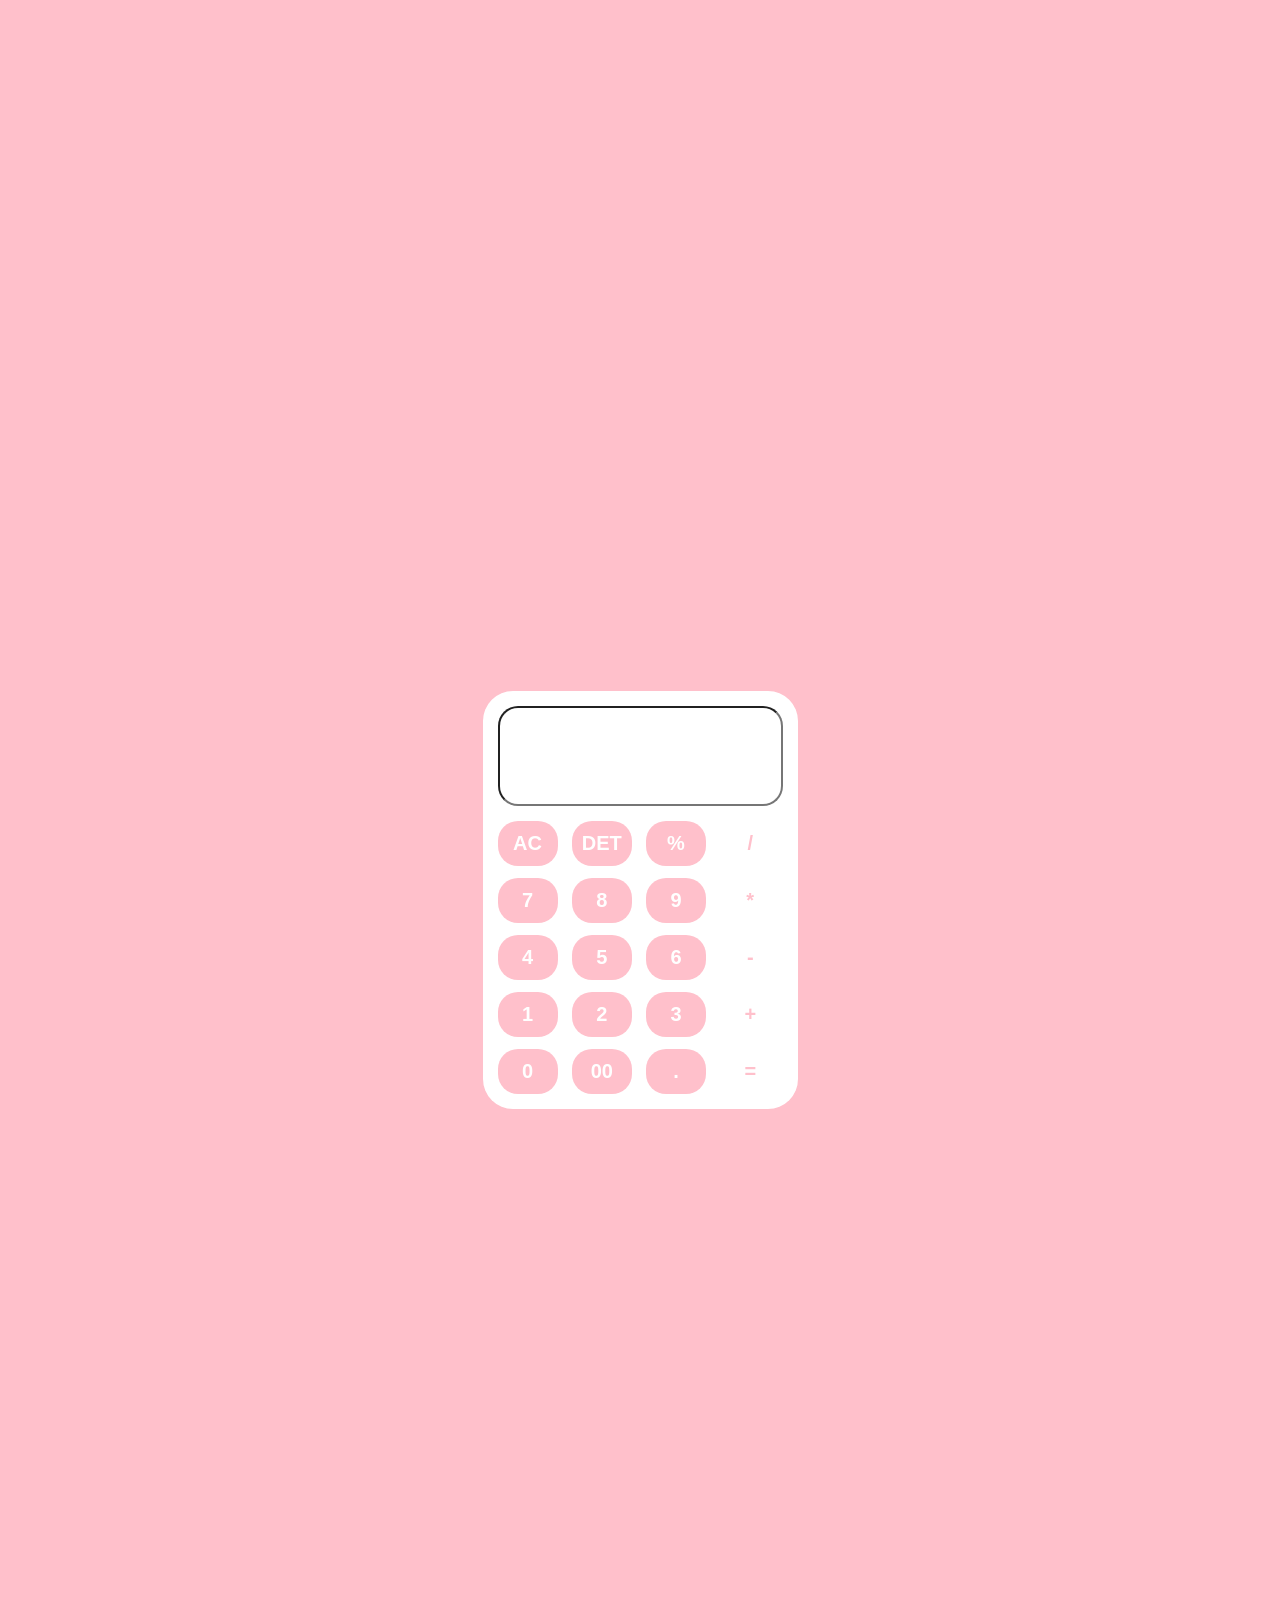
<file: index.html>
<!DOCTYPE html>
<html lang="en">
<head>
    <meta charset="UTF-8">
    <meta name="viewport" content="width=device-width, initial-scale=1.0">
    <title>Document</title>
    <link rel="stylesheet" href="index.css">
</head>
<body>
    <div id="calculator">
        <input id="display" readonly>
        <div id="keys">
            <button onclick="cleardisplay()">AC</button>
            <button onclick="deletedisplay()">DET</button>
            <button onclick="append('%')">%</button>
            <button onclick="append('/')" class="opreator">/</button>

            
            <button onclick="append('7')">7</button>
            <button onclick="append('8')">8</button>
            <button onclick="append('9')">9</button>
            <button onclick="append('*')" class="opreator">*</button>
 
            
            <button onclick="append('4')">4</button>
            <button onclick="append('5')">5</button>
            <button onclick="append('6')">6</button>
            <button onclick="append('-')" class="opreator">-</button>

            
            <button onclick="append('1')">1</button>
            <button onclick="append('2')">2</button>
            <button onclick="append('3')">3</button>
            <button onclick="append('+')" class="opreator">+</button>

            
            <button onclick="append('0')">0</button>
            <button onclick="append('00')">00</button>
            <button onclick="append('.')">.</button>
            <button onclick="calculate('=')" class="opreator">=</button>
        </div>
    </div>
    <script src="index.js"></script>
</body>
</html>
</file>
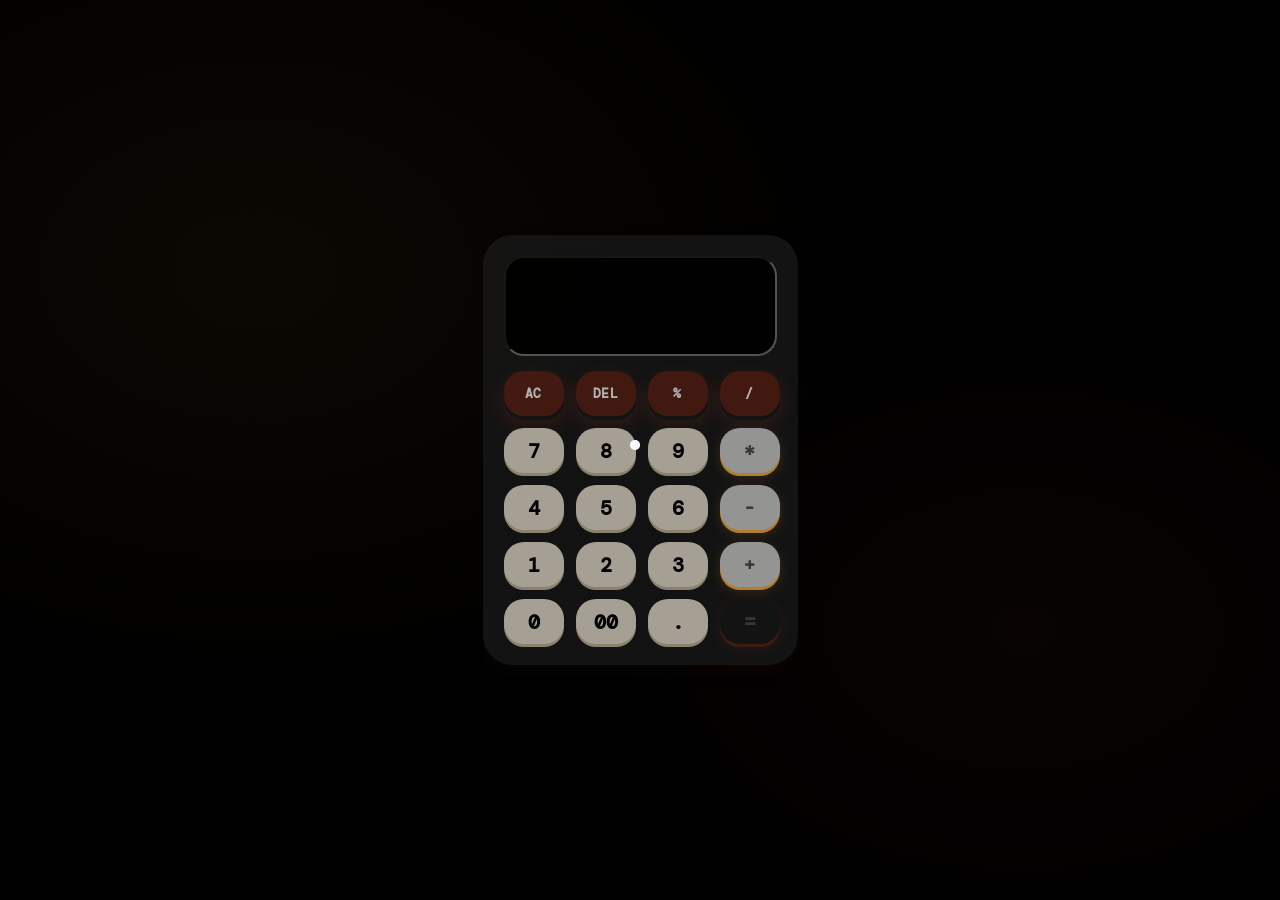
<file: cal.html>
<!DOCTYPE html>
<html lang="en">
<head>
    <meta charset="UTF-8">
    <meta name="viewport" content="width=device-width, initial-scale=1.0">
    <title>calculator</title>
    <link href="https://fonts.googleapis.com/css2?family=Cormorant+Garamond:ital,wght@0,300;0,400;0,600;1,300&family=DM+Mono:wght@300;400&display=swap" rel="stylesheet">
    <style>
    :root{
        --cream: #1c1c1c;
        --warm-white: #505050;
        --amber: #d4d4d2;
        --amber-light: #ff9500;
        --amber-dim: #ffb340;
        --rust: #fffff;
        --ink: #000000;
        --ink-light: rgba(0, 0, 0, 0.2);
        --shadow-warm: rgba(30, 18, 8, 0.4)
    }
    *{
    margin: 0;
    padding: 0;
    box-sizing: border-box;
    font:  sans-serif;
}
 html, body {
    height: 100%;
    background: var(--ink);
    display: flex;
    align-items: center;
    justify-content: center;
    font-family: 'DM Mono', monospace;
    cursor: none;
    overflow: hidden;
  }
#calculator{
    width: 315px;
    border-radius: 30px;
    padding: 15px;
    background-color: var(--cream);
    box-shadow: 0 8px 16px var(--shadow-warm);
    backdrop-filter: blur(20px);
    animation:  borderMove 2s linear infinite;
    border: 6px solid transparent;

}

/* =========================
   COLOR MOVING AROUND EDGES
========================= */

@keyframes borderMove {

  0% {
    border-top-color: red;
    border-right-color: transparent;
    border-bottom-color: transparent;
    border-left-color: transparent;
  }

  25% {
    border-top-color: transparent;
    border-right-color: blue;
    border-bottom-color: transparent;
    border-left-color: transparent;
  }

  50% {
    border-top-color: transparent;
    border-right-color: transparent;
    border-bottom-color: green;
    border-left-color: transparent;
  }

  75% {
    border-top-color: transparent;
    border-right-color: transparent;
    border-bottom-color: transparent;
    border-left-color: yellow;
  }

  100% {
    border-top-color: red;
    border-right-color: transparent;
    border-bottom-color: transparent;
    border-left-color: transparent;
  }
}


/* =========================
   USE IT
========================= */

.box {
  width: 200px;
  height: 200px;

  border: 6px solid transparent;

  animation: borderMove 2s linear infinite;
}

 /* Custom cursor */
  .cursor {
    position: fixed;
    width: 10px; height: 10px;
    background: var(--amber);
    border-radius: 50%;
    pointer-events: none;
    z-index: 9999;
    transform: translate(-50%, -50%);
    transition: transform 0.1s ease, background 0.2s;
    mix-blend-mode: screen;
  }
    /* Background texture */
  body::before {
    content: '';
    position: fixed; inset: 0;
    background:
      radial-gradient(ellipse 80% 80% at 20% 30%, rgba(200, 137, 58, 0.06) 0%, transparent 60%),
      radial-gradient(ellipse 60% 60% at 80% 70%, rgba(139, 58, 42, 0.06) 0%, transparent 60%);
    pointer-events: none;
  }
  .wrapper {
    display: flex;
    flex-direction: column;
    align-items: center;
    gap: 20px;
    animation: rise 0.8s cubic-bezier(0.16, 1, 0.3, 1) both;
  }
    @keyframes rise {
    from { opacity: 0; transform: translateY(30px); }
    to   { opacity: 1; transform: translateY(0); }
  }
   /* Custom cursor */
  .cursor {
    position: fixed;
    width: 10px; height: 10px;
    background: var(--amber);
    border-radius: 50%;
    pointer-events: none;
    z-index: 9999;
    transform: translate(-50%, -50%);
    transition: transform 0.1s ease, background 0.2s;
    mix-blend-mode: screen;
  }

  #calculator {
    font-family: 'Cormorant Garamond', serif;
    font-size: 11px;
    font-weight: 300;
    letter-spacing: 0.35em;
    text-transform: uppercase;
    color: var(--amber);
    opacity: 0.7;
  }
  
#display{
    height: 100px;
    width: 100%;
    padding: 10px;
    margin-bottom: 15px;
    font-size: 2em;
    text-align: right;
    color: #ffff;
    background-color: #fff;
    box-shadow: inset -5px -5px 12px #ffffff 5px 5px 12px rgba(0,0,0,0.6);
    border-radius: 20px;
    background-color: var(--ink);
}
#keys{
    gap: 12px;
    display: grid;
    grid-template-columns: repeat(4,1fr);
}
button{
    height: 62px;
    width: 100%;
    border: none;
    border-radius: 12px;
    font-family: 'DM Mono', monospace;
    font-size: 15px;
    font-weight: 400;
    cursor: none;
    outline: none;
    position: relative;
    overflow: hidden;
    transition:
    transform 0.1s ease,
    box-shadow 0.15s ease,
    background 0.15s ease;
    user-select: none;
    -webkit-tap-highlight-color: transparent;
  }
.opreator{
    background-color: #fff;
  box-shadow: inset 5px 5px 12px #ffffff 5px 5px 12px rgba(0,0,0,0.6);
  color: pink; 
}
.opreator:hover{
    background-color: pink;
    color: #fff;
}
button{
    height: 45px;
    width: 60px;
    background-color: var(--amber-light);
    color: #fff;
    font-size: 20px;
    border-radius: 20px;
    font-weight: bold;
    border: none;
}
/* Function buttons (AC, +/-, %) */
  .btn-fn {
    background: #5E2519;
    color: #ffff;
    box-shadow: 0 4px 0 var(--cream), 0 8px 18px rgba(139,58,42,0.4);
    font-size: 13px;
    letter-spacing: 0.02em;
  }
  .btn-fn:hover {
    background: var(--amber-light);
    box-shadow: 0 4px 0 #B5A898, 0 6px 12px rgba(0,0,0,0.1);
    transform: translateY(-1px);
  }
  .btn-fn:active {
    transform: translateY(2px) scale(0.96);
    box-shadow: 0 1px 0 #B5A898;
  }
   /* Digit buttons */
  .btn-dight {
    background: #EDE4D5;
    color: var(--ink);
    box-shadow: 0 3px 0 #C8BA9E, 0 4px 8px rgba(0,0,0,0.1);
  }
  .btn-dight:hover {
    background: #F0E8DA;
    box-shadow: 0 4px 0 #C8BA9E, 0 6px 12px rgba(0,0,0,0.12);
    transform: translateY(-1px);
  }
  .btn-dight:active {
    transform: translateY(2px) scale(0.96);
    box-shadow: 0 1px 0 #C8BA9E;
  }
  /* Operator buttons */
  .opreator {
    background: var(--amber);
    color: var(--warm-white);
    box-shadow: 0 3px 0 var(--amber-dim), 0 4px 12px rgba(200,137,58,0.3);
    font-size: 18px;
  }
  .opreator:hover {
    background: var(--warm-white);
    box-shadow: 0 4px 0 var(--amber-dim), 0 8px 18px rgba(200,137,58,0.4);
    transform: translateY(-1px);
    color: var(--amber-dim);
  }
  .opreator:active {
    transform: translateY(2px) scale(0.96);
    box-shadow: 0 1px 0 var(--amber-dim);
  }
  /* Equals */
  .btn-eq {
    background: var(--rust);
    color: var(--warm-white);
    box-shadow: 0 3px 0 #5E2519, 0 4px 12px rgba(139,58,42,0.3);
    font-size: 20px;
  }
  .btn-eq:hover {
    background: #A04535;
    box-shadow: 0 4px 0 #5E2519, 0 8px 18px rgba(139,58,42,0.4);
    transform: translateY(-1px);
  }
  .btn-eq:active {
    transform: translateY(2px) scale(0.96);
    box-shadow: 0 1px 0 #5E2519;
  }

    </style>
</head>
<body>
    
    <div class="cursor" id="cursor"></div>
    <div class="cursor" id="cursor"></div>
   <div id="calculator">
    <input id="display" readonly>
    <div id="keys">
        <button onclick="cleardisplay()" class="btn-fn">AC</button>
        <button onclick="deletedisplay()" class="btn-fn">DEL</button>
        <button onclick="append('%')" class="btn-fn">%</button>
        <button onclick="append('/')" class="btn-fn">/</button>


        <button onclick="append('7')" class="btn-dight">7</button>
            <button onclick="append('8')" class="btn-dight">8</button>
            <button onclick="append('9')" class="btn-dight">9</button>
            <button onclick="append('*')" class="opreator">*</button>
 
            
            <button onclick="append('4')" class="btn-dight">4</button>
            <button onclick="append('5')" class="btn-dight">5</button>
            <button onclick="append('6')" class="btn-dight">6</button>
            <button onclick="append('-')" class="opreator">-</button>

            
            <button onclick="append('1')" class="btn-dight">1</button>
            <button onclick="append('2')" class="btn-dight">2</button>
            <button onclick="append('3')" class="btn-dight">3</button>
            <button onclick="append('+')" class="opreator">+</button>

            
            <button onclick="append('0')" class="btn-dight">0</button>
            <button onclick="append('00')" class="btn-dight">00</button>
            <button onclick="append('.')" class="btn-dight">.</button>
            <button onclick="calculate('=')" class="btn-eq">=</button>
        </div>
   </div> 
   <script src="index.js"></script>
</body>
</html>
</file>
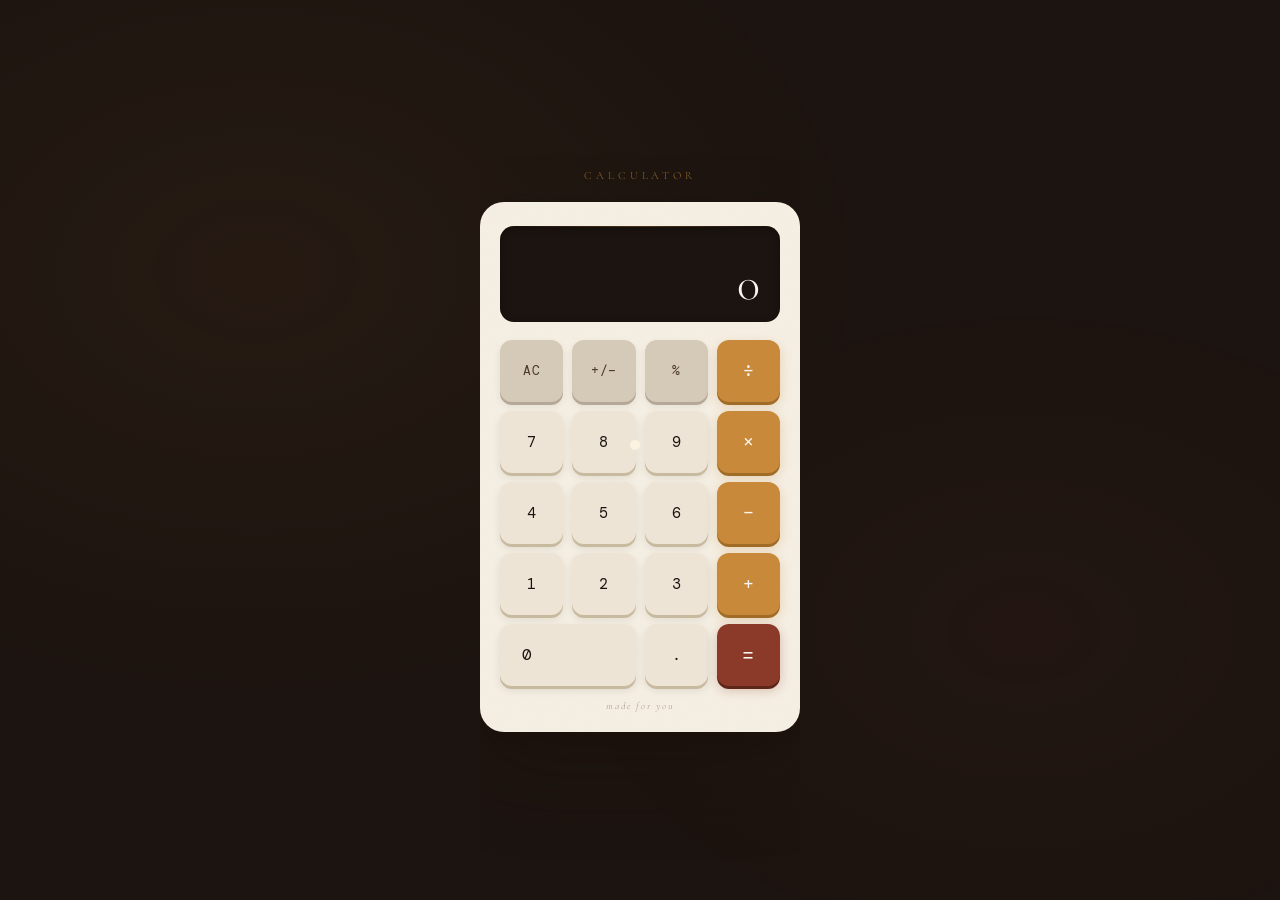
<file: ph.html>
<!DOCTYPE html>
<html lang="en">
<head>
<meta charset="UTF-8">
<meta name="viewport" content="width=device-width, initial-scale=1.0">
<title>Calculator</title>
<link href="https://fonts.googleapis.com/css2?family=Cormorant+Garamond:ital,wght@0,300;0,400;0,600;1,300&family=DM+Mono:wght@300;400&display=swap" rel="stylesheet">
<style>
  *, *::before, *::after { box-sizing: border-box; margin: 0; padding: 0; }

  :root {
    --cream: #F5EFE3;
    --warm-white: #FAF7F2;
    --amber: #C8893A;
    --amber-light: #E5A94E;
    --amber-dim: #a06c28;
    --rust: #8B3A2A;
    --ink: #1C1410;
    --ink-light: #4A3728;
    --shadow-warm: rgba(30, 18, 8, 0.18);
    --shadow-deep: rgba(30, 18, 8, 0.35);
  }

  html, body {
    height: 100%;
    background: var(--ink);
    display: flex;
    align-items: center;
    justify-content: center;
    font-family: 'DM Mono', monospace;
    cursor: none;
    overflow: hidden;
  }

  /* Custom cursor */
  .cursor {
    position: fixed;
    width: 10px; height: 10px;
    background: var(--amber);
    border-radius: 50%;
    pointer-events: none;
    z-index: 9999;
    transform: translate(-50%, -50%);
    transition: transform 0.1s ease, background 0.2s;
    mix-blend-mode: screen;
  }

  /* Background texture */
  body::before {
    content: '';
    position: fixed; inset: 0;
    background:
      radial-gradient(ellipse 80% 80% at 20% 30%, rgba(200, 137, 58, 0.06) 0%, transparent 60%),
      radial-gradient(ellipse 60% 60% at 80% 70%, rgba(139, 58, 42, 0.06) 0%, transparent 60%);
    pointer-events: none;
  }

  .wrapper {
    display: flex;
    flex-direction: column;
    align-items: center;
    gap: 20px;
    animation: rise 0.8s cubic-bezier(0.16, 1, 0.3, 1) both;
  }

  @keyframes rise {
    from { opacity: 0; transform: translateY(30px); }
    to   { opacity: 1; transform: translateY(0); }
  }

  /* Label */
  .label {
    font-family: 'Cormorant Garamond', serif;
    font-size: 11px;
    font-weight: 300;
    letter-spacing: 0.35em;
    text-transform: uppercase;
    color: var(--amber);
    opacity: 0.7;
  }

  /* Body */
  .calc {
    width: 320px;
    background: var(--cream);
    border-radius: 24px;
    padding: 24px 20px 20px;
    box-shadow:
      0 2px 0 rgba(255,255,255,0.04) inset,
      0 40px 80px var(--shadow-deep),
      0 8px 24px var(--shadow-warm);
    position: relative;
    overflow: hidden;
  }

  /* Subtle grain overlay */
  .calc::before {
    content: '';
    position: absolute; inset: 0;
    background-image: url("data:image/svg+xml,%3Csvg viewBox='0 0 200 200' xmlns='http://www.w3.org/2000/svg'%3E%3Cfilter id='n'%3E%3CfeTurbulence type='fractalNoise' baseFrequency='0.9' numOctaves='4' stitchTiles='stitch'/%3E%3C/filter%3E%3Crect width='100%25' height='100%25' filter='url(%23n)' opacity='0.03'/%3E%3C/svg%3E");
    background-size: 180px;
    opacity: 0.4;
    pointer-events: none;
    border-radius: 24px;
  }

  /* Display */
  .display {
    background: var(--ink);
    border-radius: 14px;
    padding: 18px 20px 14px;
    margin-bottom: 18px;
    min-height: 96px;
    display: flex;
    flex-direction: column;
    justify-content: space-between;
    position: relative;
    overflow: hidden;
    box-shadow: inset 0 2px 8px rgba(0,0,0,0.4);
  }

  .display::after {
    content: '';
    position: absolute;
    top: 0; left: 0; right: 0;
    height: 1px;
    background: linear-gradient(90deg, transparent, rgba(200,137,58,0.3), transparent);
  }

  .expression {
    font-family: 'DM Mono', monospace;
    font-size: 12px;
    font-weight: 300;
    color: rgba(200, 137, 58, 0.5);
    text-align: right;
    min-height: 16px;
    letter-spacing: 0.05em;
    transition: opacity 0.2s;
  }

  .result {
    font-family: 'Cormorant Garamond', serif;
    font-size: 48px;
    font-weight: 300;
    color: var(--warm-white);
    text-align: right;
    letter-spacing: -0.01em;
    line-height: 1;
    transition: transform 0.15s cubic-bezier(0.34, 1.56, 0.64, 1), color 0.2s;
    transform-origin: right center;
  }

  .result.pop {
    transform: scale(1.04);
    color: var(--amber-light);
  }

  /* Grid */
  .grid {
    display: grid;
    grid-template-columns: repeat(4, 1fr);
    gap: 9px;
  }

  /* Buttons */
  .btn {
    height: 62px;
    border: none;
    border-radius: 12px;
    font-family: 'DM Mono', monospace;
    font-size: 15px;
    font-weight: 400;
    cursor: none;
    outline: none;
    position: relative;
    overflow: hidden;
    transition:
    transform 0.1s ease,
     box-shadow 0.15s ease,
     background 0.15s ease;
    user-select: none;
    -webkit-tap-highlight-color: transparent;
  }

  /* Ripple */
  .btn .ripple {
    position: absolute;
    border-radius: 50%;
    transform: scale(0);
    animation: ripple 0.4s linear;
    background: rgba(255,255,255,0.18);
    pointer-events: none;
  }

  @keyframes ripple {
    to { transform: scale(4); opacity: 0; }
  }

  .btn:active {
    transform: scale(0.94);
  }

  /* Digit buttons */
  .btn-digit {
    background: #EDE4D5;
    color: var(--ink);
    box-shadow: 0 3px 0 #C8BA9E, 0 4px 8px rgba(0,0,0,0.1);
  }
  .btn-digit:hover {
    background: #F0E8DA;
    box-shadow: 0 4px 0 #C8BA9E, 0 6px 12px rgba(0,0,0,0.12);
    transform: translateY(-1px);
  }
  .btn-digit:active {
    transform: translateY(2px) scale(0.96);
    box-shadow: 0 1px 0 #C8BA9E;
  }

  /* Zero wide */
  .btn-zero {
    grid-column: span 2;
    text-align: left;
    padding-left: 22px;
    font-size: 16px;
  }
  

  /* Operator buttons */
  .btn-op {
    background: var(--amber);
    color: var(--warm-white);
    box-shadow: 0 3px 0 var(--amber-dim), 0 4px 12px rgba(200,137,58,0.3);
    font-size: 18px;
  }
  .btn-op:hover {
    background: var(--amber-light);
    box-shadow: 0 4px 0 var(--amber-dim), 0 8px 18px rgba(200,137,58,0.4);
    transform: translateY(-1px);
  }
  .btn-op:active {
    transform: translateY(2px) scale(0.96);
    box-shadow: 0 1px 0 var(--amber-dim);
  }

  /* Equals */
  .btn-eq {
    background: var(--rust);
    color: var(--warm-white);
    box-shadow: 0 3px 0 #5E2519, 0 4px 12px rgba(139,58,42,0.3);
    font-size: 20px;
  }
  .btn-eq:hover {
    background: #A04535;
    box-shadow: 0 4px 0 #5E2519, 0 8px 18px rgba(139,58,42,0.4);
    transform: translateY(-1px);
  }
  .btn-eq:active {
    transform: translateY(2px) scale(0.96);
    box-shadow: 0 1px 0 #5E2519;
  }

  /* Function buttons (AC, +/-, %) */
  .btn-fn {
    background: #D5C9B8;
    color: var(--ink-light);
    box-shadow: 0 3px 0 #B5A898, 0 4px 8px rgba(0,0,0,0.08);
    font-size: 13px;
    letter-spacing: 0.02em;
  }
  .btn-fn:hover {
    background: #DDD3C3;
    box-shadow: 0 4px 0 #B5A898, 0 6px 12px rgba(0,0,0,0.1);
    transform: translateY(-1px);
  }
  .btn-fn:active {
    transform: translateY(2px) scale(0.96);
    box-shadow: 0 1px 0 #B5A898;
  }

  /* Active op highlight */
  .btn-op.active-op {
    background: var(--warm-white);
    color: var(--amber);
  }

  /* Decorative serif numeral label */
  .serif-label {
    font-family: 'Cormorant Garamond', serif;
    font-style: italic;
    font-size: 10px;
    letter-spacing: 0.2em;
    color: var(--ink-light);
    opacity: 0.4;
    text-align: center;
    margin-top: 14px;
  }
</style>
</head>
<body>

<div class="cursor" id="cursor"></div>

<div class="wrapper">
  <span class="label">Calculator</span>

  <div class="calc">
    <div class="display">
      <div class="expression" id="expression"></div>
      <div class="result" id="result">0</div>
    </div>

    <div class="grid">
      <!-- Row 1 -->
      <button class="btn btn-fn" data-action="clear">AC</button>
      <button class="btn btn-fn" data-action="sign">+/−</button>
      <button class="btn btn-fn" data-action="percent">%</button>
      <button class="btn btn-op" data-action="op" data-op="÷">÷</button>

      <!-- Row 2 -->
      <button class="btn btn-digit" data-action="digit" data-val="7">7</button>
      <button class="btn btn-digit" data-action="digit" data-val="8">8</button>
      <button class="btn btn-digit" data-action="digit" data-val="9">9</button>
      <button class="btn btn-op" data-action="op" data-op="×">×</button>

      <!-- Row 3 -->
      <button class="btn btn-digit" data-action="digit" data-val="4">4</button>
      <button class="btn btn-digit" data-action="digit" data-val="5">5</button>
      <button class="btn btn-digit" data-action="digit" data-val="6">6</button>
      <button class="btn btn-op" data-action="op" data-op="−">−</button>

      <!-- Row 4 -->
      <button class="btn btn-digit" data-action="digit" data-val="1">1</button>
      <button class="btn btn-digit" data-action="digit" data-val="2">2</button>
      <button class="btn btn-digit" data-action="digit" data-val="3">3</button>
      <button class="btn btn-op" data-action="op" data-op="+">+</button>

      <!-- Row 5 -->
      <button class="btn btn-digit btn-zero" data-action="digit" data-val="0">0</button>
      <button class="btn btn-digit" data-action="decimal">.</button>
      <button class="btn btn-eq" data-action="equals">=</button>
    </div>

    <p class="serif-label">made for you</p>
  </div>
</div>

<script>
  // Custom cursor
  const cursor = document.getElementById('cursor');
  document.addEventListener('mousemove', e => {
    cursor.style.left = e.clientX + 'px';
    cursor.style.top  = e.clientY + 'px';
  });

  // --- Calculator State ---
  let current   = '0';
  let previous  = null;
  let operator  = null;
  let justEvaled = false;
  let clearNext  = false;

  const exprEl   = document.getElementById('expression');
  const resultEl = document.getElementById('result');

  function formatNum(n) {
    const s = parseFloat(n.toPrecision(10)).toString();
    const [int, dec] = s.split('.');
    const formatted = Number(int).toLocaleString('en-US');
    return dec ? formatted + '.' + dec : formatted;
  }

  function render(pop = false) {
    let display = current === 'Error' ? 'Error' : formatNum(parseFloat(current));
    resultEl.textContent = display;
    if (pop) {
      resultEl.classList.add('pop');
      setTimeout(() => resultEl.classList.remove('pop'), 200);
    }
  }

  function setActiveOp(op) {
    document.querySelectorAll('.btn-op').forEach(b => b.classList.remove('active-op'));
    if (op) {
      document.querySelectorAll('.btn-op').forEach(b => {
        if (b.dataset.op === op) b.classList.add('active-op');
      });
    }
  }

  function compute() {
    const a = parseFloat(previous);
    const b = parseFloat(current);
    if (isNaN(a) || isNaN(b)) return;
    let result;
    switch (operator) {
      case '+': result = a + b; break;
      case '−': result = a - b; break;
      case '×': result = a * b; break;
      case '÷': result = b === 0 ? 'Error' : a / b; break;
      default: return;
    }
    exprEl.textContent = formatNum(a) + ' ' + operator + ' ' + formatNum(b);
    current    = result === 'Error' ? 'Error' : String(result);
    previous   = null;
    operator   = null;
    justEvaled = true;
    setActiveOp(null);
    render(true);
  }

  function handleAction(action, val, op) {
    switch (action) {
      case 'digit':
        if (current === 'Error') { current = val; render(); return; }
        if (justEvaled || clearNext) { current = val; justEvaled = false; clearNext = false; }
        else current = current === '0' ? val : current + val;
        if (current.length > 12) return;
        render();
        break;

      case 'decimal':
        if (current === 'Error') { current = '0.'; render(); return; }
        if (justEvaled || clearNext) { current = '0.'; justEvaled = false; clearNext = false; render(); return; }
        if (!current.includes('.')) { current += '.'; render(); }
        break;

      case 'op':
        if (current === 'Error') return;
        if (previous !== null && !justEvaled && !clearNext) compute();
        previous  = current;
        operator  = op;
        clearNext = true;
        justEvaled = false;
        exprEl.textContent = formatNum(parseFloat(previous)) + ' ' + operator;
        setActiveOp(op);
        break;

      case 'equals':
        if (operator && previous !== null) {
          compute();
        }
        break;

      case 'clear':
        current = '0'; previous = null; operator = null;
        justEvaled = false; clearNext = false;
        exprEl.textContent = '';
        setActiveOp(null);
        render();
        break;

      case 'sign':
        if (current === 'Error' || current === '0') return;
        current = String(parseFloat(current) * -1);
        render();
        break;

      case 'percent':
        if (current === 'Error') return;
        current = String(parseFloat(current) / 100);
        render();
        break;
    }
  }

  // Button clicks + ripple
  document.querySelectorAll('.btn').forEach(btn => {
    btn.addEventListener('click', e => {
      // Ripple
      const r = document.createElement('span');
      r.className = 'ripple';
      const rect = btn.getBoundingClientRect();
      const size = Math.max(rect.width, rect.height) * 1.5;
      r.style.cssText = `width:${size}px;height:${size}px;left:${e.clientX - rect.left - size/2}px;top:${e.clientY - rect.top - size/2}px`;
      btn.appendChild(r);
      setTimeout(() => r.remove(), 500);

      const { action, val, op } = btn.dataset;
      handleAction(action, val, op);
    });
  });

  // Keyboard support
  document.addEventListener('keydown', e => {
    const key = e.key;
    if (/^[0-9]$/.test(key)) handleAction('digit', key);
    else if (key === '.')  handleAction('decimal');
    else if (key === '+')  handleAction('op', null, '+');
    else if (key === '-')  handleAction('op', null, '−');
    else if (key === '*')  handleAction('op', null, '×');
    else if (key === '/')  { e.preventDefault(); handleAction('op', null, '÷'); }
    else if (key === 'Enter' || key === '=') handleAction('equals');
    else if (key === 'Escape') handleAction('clear');
    else if (key === 'Backspace') {
      if (current.length > 1 && current !== 'Error') {
        current = current.slice(0, -1) || '0';
        render();
      } else {
        current = '0'; render();
      }
    }
    else if (key === '%') handleAction('percent');
  });
</script>
</body>
</html>
</file>
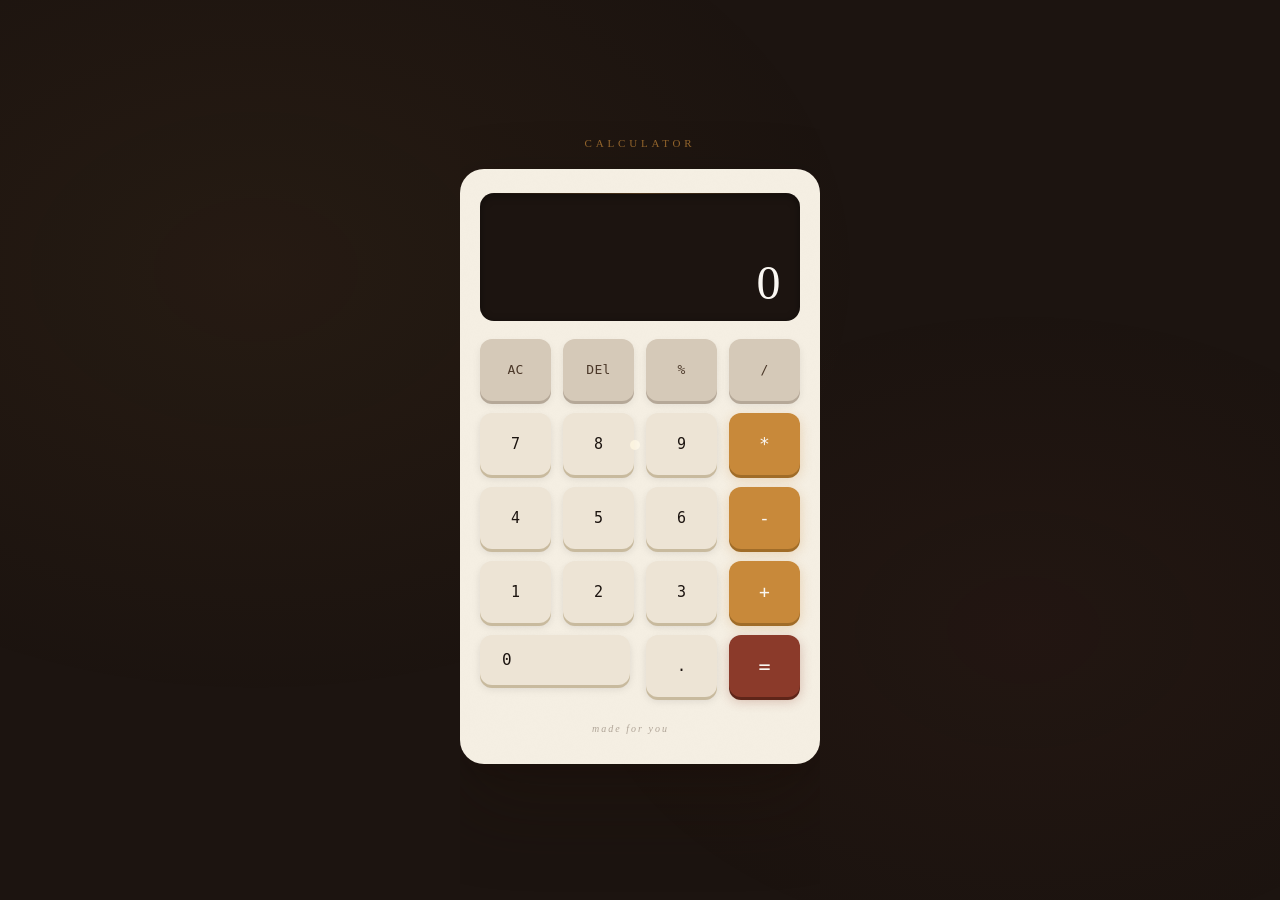
<file: tor.html>
<!DOCTYPE html>
<html lang="en">
<head>
    <meta charset="UTF-8">
    <meta name="viewport" content="width=device-width, initial-scale=1.0">
    <title>APP</title>
    <style>
    :root {
    --cream: #F5EFE3;
    --warm-white: #FAF7F2;
    --amber: #C8893A;
    --amber-light: #E5A94E;
    --amber-dim: #a06c28;
    --rust: #8B3A2A;
    --ink: #1C1410;
    --ink-light: #4A3728;
    --shadow-warm: rgba(30, 18, 8, 0.18);
    --shadow-deep: rgba(30, 18, 8, 0.35);
  }
    html, body {
    height: 100%;
    background: var(--ink);
    display: flex;
    align-items: center;
    justify-content: center;
    font-family: 'DM Mono', monospace;
    cursor: none;
    overflow: hidden;
  }
  /* Custom cursor */
  .cursor {
    position: fixed;
    width: 10px; height: 10px;
    background: var(--amber);
    border-radius: 50%;
    pointer-events: none;
    z-index: 9999;
    transform: translate(-50%, -50%);
    transition: transform 0.1s ease, background 0.2s;
    mix-blend-mode: screen;
  }
   /* Background texture */
  body::before {
    content: '';
    position: fixed; inset: 0;
    background:
      radial-gradient(ellipse 80% 80% at 20% 30%, rgba(200, 137, 58, 0.06) 0%, transparent 60%),
      radial-gradient(ellipse 60% 60% at 80% 70%, rgba(139, 58, 42, 0.06) 0%, transparent 60%);
    pointer-events: none;
  }

  .wrapper {
    display: flex;
    flex-direction: column;
    align-items: center;
    gap: 20px;
    animation: rise 0.8s cubic-bezier(0.16, 1, 0.3, 1) both;
  }

  @keyframes rise {
    from { opacity: 0; transform: translateY(30px); }
    to   { opacity: 1; transform: translateY(0); }
  }
  /* Label */
  .label {
    font-family: 'Cormorant Garamond', serif;
    font-size: 11px;
    font-weight: 300;
    letter-spacing: 0.35em;
    text-transform: uppercase;
    color: var(--amber);
    opacity: 0.7;
  }
  /* Body */
  .calc {
    width: 320px;
    background: var(--cream);
    border-radius: 24px;
    padding: 24px 20px 20px;
    box-shadow:
    0 2px 0 rgba(255,255,255,0.04) inset,
    0 40px 80px var(--shadow-deep),
    0 8px 24px var(--shadow-warm);
    position: relative;
    overflow: hidden;
  }
   /* Subtle grain overlay */
  .calc::before {
    content: '';
    position: absolute; inset: 0;
    background-image: url("data:image/svg+xml,%3Csvg viewBox='0 0 200 200' xmlns='http://www.w3.org/2000/svg'%3E%3Cfilter id='n'%3E%3CfeTurbulence type='fractalNoise' baseFrequency='0.9' numOctaves='4' stitchTiles='stitch'/%3E%3C/filter%3E%3Crect width='100%25' height='100%25' filter='url(%23n)' opacity='0.03'/%3E%3C/svg%3E");
    background-size: 180px;
    opacity: 0.4;
    pointer-events: none;
    border-radius: 24px;
  }
 /* Display */
  .display {
    background: var(--ink);
    border-radius: 14px;
    padding: 18px 20px 14px;
    margin-bottom: 18px;
    min-height: 96px;
    display: flex;
    flex-direction: column;
    justify-content: space-between;
    position: relative;
    overflow: hidden;
    box-shadow: inset 0 2px 8px rgba(0,0,0,0.4);
  }
  .display::after {
    content: '';
    position: absolute;
    top: 0; left: 0; right: 0;
    height: 1px;
    background: linear-gradient(90deg, transparent, rgba(200,137,58,0.3), transparent);
  }
    .expression {
    font-family: 'DM Mono', monospace;
    font-size: 12px;
    font-weight: 300;
    color: rgba(200, 137, 58, 0.5);
    text-align: right;
    min-height: 16px;
    letter-spacing: 0.05em;
    transition: opacity 0.2s;
  }
  .result {
    font-family: 'Cormorant Garamond', serif;
    font-size: 48px;
    font-weight: 300;
    color: var(--warm-white);
    text-align: right;
    letter-spacing: -0.01em;
    line-height: 1;
    transition: transform 0.15s cubic-bezier(0.34, 1.56, 0.64, 1), color 0.2s;
    transform-origin: right center;
  }
    .result.pop {
    transform: scale(1.04);
    color: var(--amber-light);
  }
    /* Grid */
 #keys{
  gap: 12px;
  grid-template-columns: repeat(4,1fr);
   display: grid;
}
  
   /* Buttons */
  button{
    height: 62px;
    width: 100%;
    border: none;
    border-radius: 12px;
    font-family: 'DM Mono', monospace;
    font-size: 15px;
    font-weight: 400;
    cursor: none;
    outline: none;
    position: relative;
    overflow: hidden;
    transition:
    transform 0.1s ease,
    box-shadow 0.15s ease,
    background 0.15s ease;
    user-select: none;
    -webkit-tap-highlight-color: transparent;
  }
/* Function buttons (AC, +/-, %) */
  .btn-fn {
    background: #D5C9B8;
    color: var(--ink-light);
    box-shadow: 0 3px 0 #B5A898, 0 4px 8px rgba(0,0,0,0.08);
    font-size: 13px;
    letter-spacing: 0.02em;
  }
  .btn-fn:hover {
    background: #DDD3C3;
    box-shadow: 0 4px 0 #B5A898, 0 6px 12px rgba(0,0,0,0.1);
    transform: translateY(-1px);
  }
  .btn-fn:active {
    transform: translateY(2px) scale(0.96);
    box-shadow: 0 1px 0 #B5A898;
  }
 /* Operator buttons */
  .btn-op {
    background: var(--amber);
    color: var(--warm-white);
    box-shadow: 0 3px 0 var(--amber-dim), 0 4px 12px rgba(200,137,58,0.3);
    font-size: 18px;
  }
  .btn-op:hover {
    background: var(--warm-white);
    box-shadow: 0 4px 0 var(--amber-dim), 0 8px 18px rgba(200,137,58,0.4);
    transform: translateY(-1px);
    color: var(--amber-dim);
  }
  .btn-op:active {
    transform: translateY(2px) scale(0.96);
    box-shadow: 0 1px 0 var(--amber-dim);
  }
  /* Equals */
  .btn-eq {
    background: var(--rust);
    color: var(--warm-white);
    box-shadow: 0 3px 0 #5E2519, 0 4px 12px rgba(139,58,42,0.3);
    font-size: 20px;
  }
  .btn-eq:hover {
    background: #A04535;
    box-shadow: 0 4px 0 #5E2519, 0 8px 18px rgba(139,58,42,0.4);
    transform: translateY(-1px);
  }
  .btn-eq:active {
    transform: translateY(2px) scale(0.96);
    box-shadow: 0 1px 0 #5E2519;
  }
  /* Digit buttons */
  .btn-digit {
    background: #EDE4D5;
    color: var(--ink);
    box-shadow: 0 3px 0 #C8BA9E, 0 4px 8px rgba(0,0,0,0.1);
  }
  .btn-digit:hover {
    background: #F0E8DA;
    box-shadow: 0 4px 0 #C8BA9E, 0 6px 12px rgba(0,0,0,0.12);
    transform: translateY(-1px);
  }
  .btn-digit:active {
    transform: translateY(2px) scale(0.96);
    box-shadow: 0 1px 0 #C8BA9E;
  }
  
  /* Zero wide */
  .btn-zero {
    grid-column: span 2;
    text-align: left;
    padding-left: 22px;
    font-size: 16px;
    height: 50px; width: 150px ;
  }

/* Decorative serif numeral label */
  .serif-label {
    font-family: 'Cormorant Garamond', serif;
    font-style: italic;
    font-size: 10px;
    letter-spacing: 0.2em;
    color: var(--ink-light);
    opacity: 0.4;
    text-align: center;
    margin-top: 14px;
    margin-right: -230px;
   
  }
    </style>
</head>
<body>
<div class="cursor" id="cursor"></div>

<div class="wrapper">
<span class="label">Calculator</span>
<div class="calc">
<div class="display">
<div class="expression" id="expression"></div>
<div class="result" id="result">0</div>
</div>  
<div class="grid">
<!-- Row 1 --> 

        <div id="keys">
            <button onclick="cleardisplay()" class="btn-fn">AC</button>
            <button onclick="deletedisplay()" class="btn-fn">DEl</button>
            <button onclick="append('%')" class="btn-fn">%</button>
            <button onclick="append('/')" class="btn-fn">/</button>

            <!-- Row 2 --> 
            <button onclick="append('7')"  class="btn-digit" >7</button>
            <button onclick="append('8')" class="btn-digit">8</button>
            <button onclick="append('9')" class="btn-digit">9</button>
            <button onclick="append('*')" class="btn btn-op" >*</button>
 
            <!-- Row 3 --> 
            <button onclick="append('4')" class="btn-digit">4</button>
            <button onclick="append('5')" class="btn-digit">5</button>
            <button onclick="append('6')" class="btn-digit">6</button>
            <button onclick="append('-')" class="btn btn-op">-</button>

            <!-- Row 4 --> 
            <button onclick="append('1')" class="btn-digit">1</button>
            <button onclick="append('2')" class="btn-digit">2</button>
            <button onclick="append('3')" class="btn-digit">3</button>
            <button onclick="append('+')" class="btn btn-op">+</button>

            <!-- Row 5 --> 
            <button onclick="append('0')" class="btn btn-digit btn-zero">0</button>
          
            <button onclick="append('.')" class="btn-digit">.</button>
            <button onclick="calculate('=')" class="btn btn-eq">=</button>

            <p class="serif-label">made for you</p>
        </div>
    </div>
</div>
<script>

  // Custom cursor
  const cursor = document.getElementById('cursor');
  document.addEventListener('mousemove', e => {
    cursor.style.left = e.clientX + 'px';
    cursor.style.top  = e.clientY + 'px';
  });

  // ── State ──
  let expression = '';
  let justEvaled = false;

  const exprEl   = document.getElementById('expression');
  const resultEl = document.getElementById('result');

  // ── Pop animation ──
  function pop() {
    resultEl.classList.remove('pop');
    void resultEl.offsetWidth;
    resultEl.classList.add('pop');
    setTimeout(() => resultEl.classList.remove('pop'), 200);
  }

  // ── Live preview ──
  function livePreview() {
    try {
      const val = Function('"use strict"; return (' + expression + ')')();
      if (isFinite(val)) {
        resultEl.textContent = +parseFloat(val.toFixed(10)).toString();
      }
    } catch {
      resultEl.textContent = expression || '0';
    }
  }

  // ── Append digit / operator ──
  function append(val) {
    const ops = ['+', '-', '*', '/'];

    if (justEvaled) {
      // After =, chain with operator or start fresh
      expression = ops.includes(val) ? resultEl.textContent + val : val;
      justEvaled = false;
    } else {
      // Guard: no double dots in the same number segment
      if (val === '.') {
        const parts = expression.split(/[\+\-\*\/]/);
        const last  = parts[parts.length - 1];
        if (last.includes('.')) return;
        if (last === '') expression += '0';
      }
      // Guard: replace trailing operator instead of doubling up
      if (ops.includes(val) && ops.includes(expression.slice(-1))) {
        expression = expression.slice(0, -1);
      }
      expression += val;
    }

    exprEl.textContent = expression;
    livePreview();
  }

  // ── Equals ──
  function calculate() {
    if (!expression) return;
    try {
      const raw    = Function('"use strict"; return (' + expression + ')')();
      const answer = isFinite(raw)
        ? +parseFloat(raw.toFixed(10)).toString()
        : 'Error';
      exprEl.textContent   = expression + ' =';
      resultEl.textContent = answer;
      expression  = String(answer);
      justEvaled  = true;
      pop();
    } catch {
      resultEl.textContent = 'Error';
      exprEl.textContent   = '';
      expression  = '';
      justEvaled  = false;
    }
  }

  // ── Clear ──
  function cleardisplay() {
    expression = '';
    justEvaled = false;
    exprEl.textContent   = '';
    resultEl.textContent = '0';
  }

  // ── Delete last character ──
  function deletedisplay() {
    if (justEvaled) { cleardisplay(); return; }
    expression = expression.slice(0, -1);
    exprEl.textContent = expression;
    if (!expression) {
      resultEl.textContent = '0';
    } else {
      livePreview();
    }
  }

  // ── Percent ──
  function appendPercent() {
    if (!expression) return;
    try {
      const val  = Function('"use strict"; return (' + expression + ')')();
      expression = String(val / 100);
      exprEl.textContent   = expression;
      resultEl.textContent = expression;
      justEvaled = false;
    } catch { /* ignore */ }
  }


  // ── Keyboard support ──
  document.addEventListener('keydown', e => {
    if (e.key >= '0' && e.key <= '9') append(e.key);
    else if (e.key === '.')       append('.');
    else if (e.key === '+')       append('+');
    else if (e.key === '-')       append('-');
    else if (e.key === '')       append('');
    else if (e.key === '/') { e.preventDefault(); append('/'); }
    else if (e.key === 'Enter' || e.key === '=') calculate();
    else if (e.key === 'Backspace') deletedisplay();
    else if (e.key === 'Escape')    cleardisplay();
    else if (e.key === '%')         appendPercent();
  });


</script>
</body>
</html>
</file>
<file: index.css>
*{
    margin: 0;
    padding: 0;
    box-sizing: border-box;
    font:  sans-serif;
}
body{
    height: 200vh;
    display: flex;
    justify-content: center;
    align-items: center;
    background: pink;
}
#calculator{
    width: 315px;
    border-radius: 30px;
    padding: 15px;
    background-color: white;
    backdrop-filter: blur(20px);
}
#display{
    height: 100px;
    width: 100%;
    padding: 10px;
    margin-bottom: 15px;
    font-size: 2em;
    text-align: right;
    color: black;
    background-color: #fff;
    box-shadow: inset -5px -5px 12px #ffffff 5px 5px 12px rgba(0,0,0,0.6);
    border-radius: 20px;
}
#keys{
    gap: 12px;
    grid-template-columns: repeat(4,1fr);
    display: grid;
}
button{
    height: 45px;
    width: 60px;
    background-color: pink;
    color: #fff;
    font-size: 20px;
    border-radius: 20px;
    font-weight: bold;
    border: none;
}
.opreator{
    background-color: #fff;
  box-shadow: inset 5px 5px 12px #ffffff 5px 5px 12px rgba(0,0,0,0.6);
  color: pink; 
}
.opreator:hover{
    background-color: pink;
    color: #fff;
}
</file>
